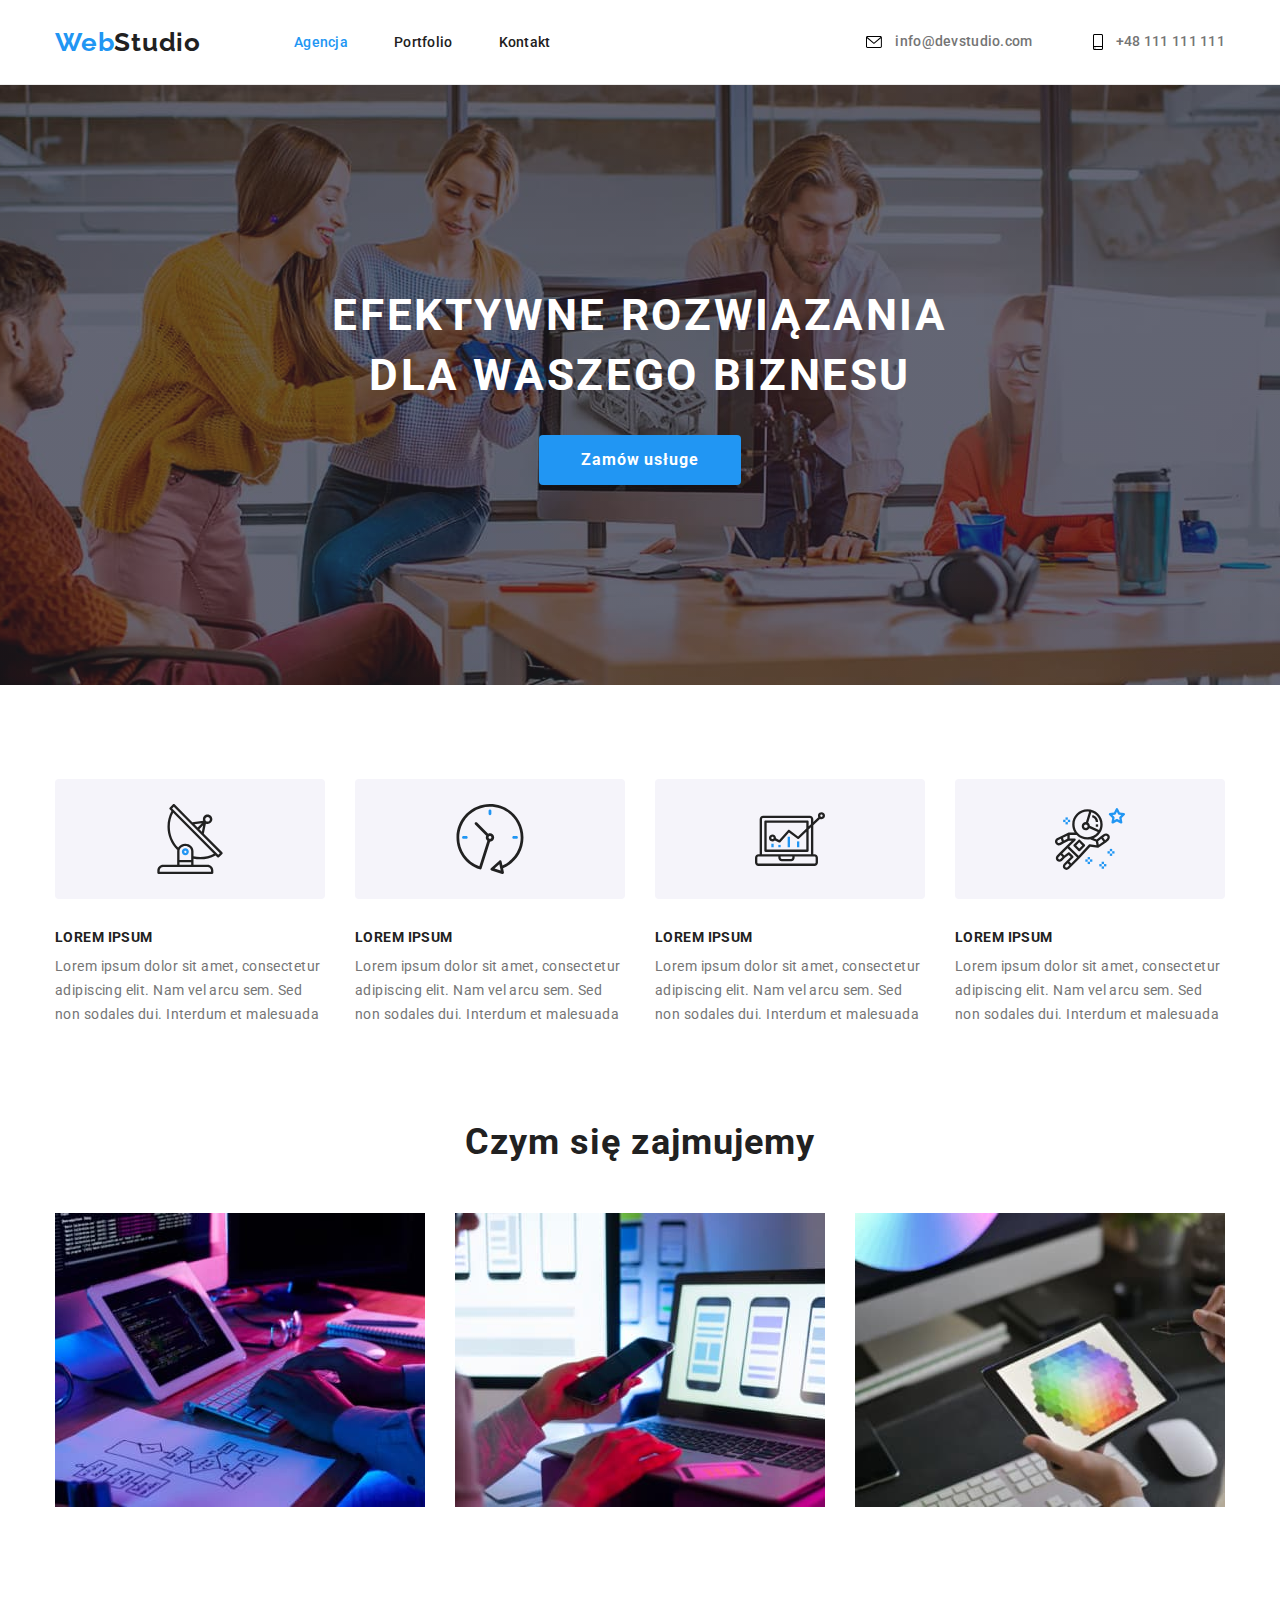
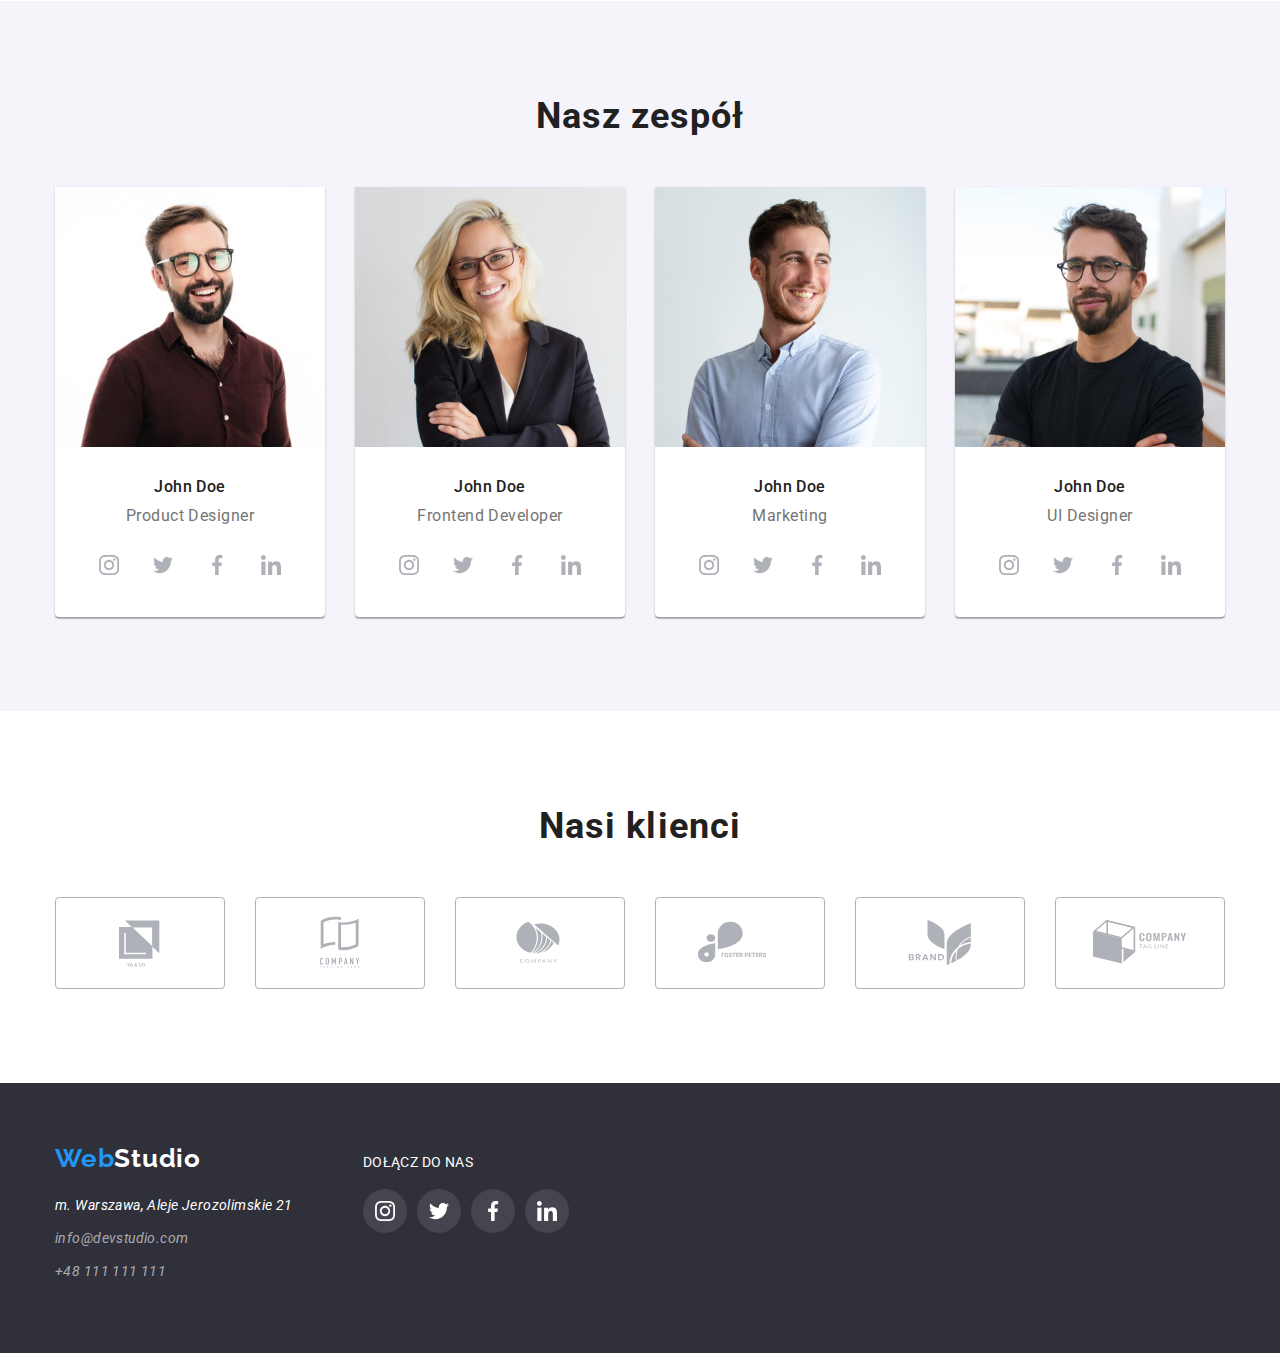
<file: index.html>
<!DOCTYPE html>
<html lang="pl">
  <head>
    <meta charset="UTF-8" />
    <meta http-equiv="X-UA-Compatible" content="IE=edge" />
    <meta name="viewport" content="width=device-width, initial-scale=1.0" />
    <link
      rel="stylesheet"
      href="https://cdnjs.cloudflare.com/ajax/libs/modern-normalize/1.0.0/modern-normalize.min.css"
    />
    <link rel="preconnect" href="https://fonts.googleapis.com" />
    <link rel="preconnect" href="https://fonts.gstatic.com" crossorigin />
    <link
      href="https://fonts.googleapis.com/css2?family=Raleway:wght@700&family=Roboto:wght@400;500;700;900&display=swap"
      rel="stylesheet"
    />

    <link rel="stylesheet" href="./css/styles.css" />
    <title>WebStudio</title>
  </head>

  <body>
    <!-- Header -->
    <!-- hw5 -->

    <header class="header">
      <div class="container">
        <a class="logo-link link" href="./index.html"><span>Web</span>Studio</a>

        <nav class="navi">
          <ul class="navi-list list">
            <li class="navi-list-item">
              <a class="navi-list link link-active" href="./index.html"
                >Agencja</a
              >
            </li>

            <li class="navi-list-item">
              <a class="navi-list link" href="./portfolio.html">Portfolio</a>
            </li>

            <li class="navi-list-item">
              <a class="navi-list link" href="">Kontakt</a>
            </li>
          </ul>
        </nav>

        <ul class="contact-link-list list">
          <li>
            <a class="contact-link-header link" href="mailto:info@devstudio.com"
              ><svg class="contact-icon" width="16px" height="12px">
                <use href="./images/svg/icon.svg#icon-email"></use>
              </svg>
              info@devstudio.com
            </a>
          </li>

          <li class="link">
            <a
              class="contact-link-header link contact-phone-header"
              href="tel:+48111111111"
              ><svg class="contact-icon" width="10px" height="16px">
                <use href="./images/svg/icon.svg#icon-tel"></use>
              </svg>
              +48 111 111 111
            </a>
          </li>
        </ul>
      </div>
    </header>

    <main>
      <!--hero-->

      <section class="hero section">
        <div class="container">
          <h1 class="hero-h1">
            EFEKTYWNE ROZWIĄZANIA <br />
            DLA WASZEGO BIZNESU
          </h1>
          <button class="modal-btn" type="button">Zamów usługe</button>
        </div>
      </section>

      <!-- advantages -->

      <section class="advantages section">
        <div class="container">
          <ul class="advant-list list">
            <li class="advant-list-item">
              <a class="advant-list-item-icon-bkgr">
                <svg class="icon-antenna icon" width="70" height="70">
                  <use href="./images/svg/icon.svg#icon-antenna"></use>
                </svg>
              </a>
              <h3 class="h3">LOREM IPSUM</h3>
              <p class="advant-text">
                Lorem ipsum dolor sit amet, consectetur adipiscing elit. Nam vel
                arcu sem. Sed non sodales dui. Interdum et malesuada
              </p>
            </li>
            <li class="advant-list-item">
              <a class="advant-list-item-icon-bkgr">
                <svg class="icon-clock icon" width="70" height="70">
                  <use href="./images/svg/icon.svg#icon-clock"></use>
                </svg>
              </a>
              <h3 class="h3">LOREM IPSUM</h3>
              <p class="advant-text">
                Lorem ipsum dolor sit amet, consectetur adipiscing elit. Nam vel
                arcu sem. Sed non sodales dui. Interdum et malesuada
              </p>
            </li>
            <li class="advant-list-item">
              <a class="advant-list-item-icon-bkgr">
                <svg class="icon-diagram icon" width="70" height="70">
                  <use href="./images/svg/icon.svg#icon-diagram"></use>
                </svg>
              </a>
              <h3 class="h3">LOREM IPSUM</h3>
              <p class="advant-text">
                Lorem ipsum dolor sit amet, consectetur adipiscing elit. Nam vel
                arcu sem. Sed non sodales dui. Interdum et malesuada
              </p>
            </li>
            <li class="advant-list-item">
              <a class="advant-list-item-icon-bkgr">
                <svg class="icon-astronaut icon" width="70" height="70">
                  <use href="./images/svg/icon.svg#icon-astronaut"></use>
                </svg>
              </a>
              <h3 class="h3">LOREM IPSUM</h3>
              <p class="advant-text">
                Lorem ipsum dolor sit amet, consectetur adipiscing elit. Nam vel
                arcu sem. Sed non sodales dui. Interdum et malesuada
              </p>
            </li>
          </ul>
        </div>
      </section>

      <!--About-->

      <section class="about section">
        <div class="container">
          <h2 class="header-h2">Czym się zajmujemy</h2>

          <ul class="about-list list">
            <li class="about-item">
              <img
                class="about-img"
                src="./images/box/box1.jpg"
                alt="computer"
                width="370"
                height="294"
              />
            </li>
            <li class="about-item">
              <img
                class="about-img"
                src="./images/box/box2.jpg"
                alt="smartphone"
                width="370"
                height="294"
              />
            </li>
            <li class="about-item">
              <img
                class="about-img"
                src="./images/box/box3.jpg"
                alt="tablet"
                width="370"
                height="294"
              />
            </li>
          </ul>
        </div>
      </section>

      <!--Team-->

      <section class="team section">
        <div class="container">
          <h2 class="header-h2">Nasz zespół</h2>
          <ul class="team-list list">
            <li>
              <figure class="team-card">
                <img
                  src="./images/team/img1.jpg"
                  alt="man with beard"
                  width="270"
                  height="260"
                />
                <figcaption class="team-dscr">
                  <p class="name">John Doe</p>
                  <p class="job-title">Product Designer</p>

                  <ul class="social-list list">
                    <li class="social-list-item">
                      <a href="" class="social-list-icon">
                        <svg class="social-icon" width="20" height="20">
                          <use
                            href="./images/svg/icon.svg#icon-instagram"
                          ></use>
                        </svg>
                      </a>
                    </li>
                    <li class="social-list-item">
                      <a href="" class="social-list-icon">
                        <svg class="social-icon" width="20" height="20">
                          <use href="./images/svg/icon.svg#icon-twitter"></use>
                        </svg>
                      </a>
                    </li>
                    <li class="social-list-item">
                      <a href="" class="social-list-icon">
                        <svg class="social-icon" width="20" height="20">
                          <use href="./images/svg/icon.svg#icon-facebook"></use>
                        </svg>
                      </a>
                    </li>
                    <li class="social-list-item">
                      <a href="" class="social-list-icon">
                        <svg class="social-icon" width="20" height="20">
                          <use href="./images/svg/icon.svg#icon-linkedin"></use>
                        </svg>
                      </a>
                    </li>
                  </ul>
                </figcaption>
              </figure>
            </li>
            <li>
              <figure class="team-card">
                <img
                  src="./images/team/img2.jpg"
                  alt="woman"
                  width="270"
                  height="260"
                />
                <figcaption class="team-dscr">
                  <p class="name">John Doe</p>
                  <p class="job-title">Frontend Developer</p>
                  <ul class="social-list list">
                    <li class="social-list-item">
                      <a href="" class="social-list-icon">
                        <svg class="social-icon" width="20" height="20">
                          <use
                            href="./images/svg/icon.svg#icon-instagram"
                          ></use>
                        </svg>
                      </a>
                    </li>
                    <li class="social-list-item">
                      <a href="" class="social-list-icon">
                        <svg class="social-icon" width="20" height="20">
                          <use href="./images/svg/icon.svg#icon-twitter"></use>
                        </svg>
                      </a>
                    </li>
                    <li class="social-list-item">
                      <a href="" class="social-list-icon">
                        <svg class="social-icon" width="20" height="20">
                          <use href="./images/svg/icon.svg#icon-facebook"></use>
                        </svg>
                      </a>
                    </li>
                    <li class="social-list-item">
                      <a href="" class="social-list-icon">
                        <svg class="social-icon" width="20" height="20">
                          <use href="./images/svg/icon.svg#icon-linkedin"></use>
                        </svg>
                      </a>
                    </li>
                  </ul>
                </figcaption>
              </figure>
            </li>
            <li>
              <figure class="team-card">
                <img
                  src="./images/team/img3.jpg"
                  alt="man laughing"
                  width="270"
                  height="260"
                />
                <figcaption class="team-dscr">
                  <p class="name">John Doe</p>
                  <p class="job-title">Marketing</p>
                  <ul class="social-list list">
                    <li class="social-list-item">
                      <a href="" class="social-list-icon">
                        <svg class="social-icon" width="20" height="20">
                          <use
                            href="./images/svg/icon.svg#icon-instagram"
                          ></use>
                        </svg>
                      </a>
                    </li>
                    <li class="social-list-item">
                      <a href="" class="social-list-icon">
                        <svg class="social-icon" width="20" height="20">
                          <use href="./images/svg/icon.svg#icon-twitter"></use>
                        </svg>
                      </a>
                    </li>
                    <li class="social-list-item">
                      <a href="" class="social-list-icon">
                        <svg class="social-icon" width="20" height="20">
                          <use href="./images/svg/icon.svg#icon-facebook"></use>
                        </svg>
                      </a>
                    </li>
                    <li class="social-list-item">
                      <a href="" class="social-list-icon">
                        <svg class="social-icon" width="20" height="20">
                          <use href="./images/svg/icon.svg#icon-linkedin"></use>
                        </svg>
                      </a>
                    </li>
                  </ul>
                </figcaption>
              </figure>
            </li>
            <li>
              <figure class="team-card">
                <img
                  src="./images/team/img4.jpg"
                  alt="man with glasses"
                  width="270"
                  height="260"
                />
                <figcaption class="team-dscr">
                  <p class="name">John Doe</p>
                  <p class="job-title">UI Designer</p>
                  <ul class="social-list list">
                    <li class="social-list-item">
                      <a href="" class="social-list-icon">
                        <svg class="social-icon" width="20" height="20">
                          <use
                            href="./images/svg/icon.svg#icon-instagram"
                          ></use>
                        </svg>
                      </a>
                    </li>
                    <li class="social-list-item">
                      <a href="" class="social-list-icon">
                        <svg class="social-icon" width="20" height="20">
                          <use href="./images/svg/icon.svg#icon-twitter"></use>
                        </svg>
                      </a>
                    </li>
                    <li class="social-list-item">
                      <a href="" class="social-list-icon">
                        <svg class="social-icon" width="20" height="20">
                          <use href="./images/svg/icon.svg#icon-facebook"></use>
                        </svg>
                      </a>
                    </li>
                    <li class="social-list-item">
                      <a href="" class="social-list-icon">
                        <svg class="social-icon" width="20" height="20">
                          <use href="./images/svg/icon.svg#icon-linkedin"></use>
                        </svg>
                      </a>
                    </li>
                  </ul>
                </figcaption>
              </figure>
            </li>
          </ul>
        </div>
      </section>
      <section class="customers section">
        <div class="container">
          <h2 class="header-h2">Nasi klienci</h2>
          <ul class="customers-list list">
            <li class="customers-list-item">
              <a href="" class="customers-list-icon">
                <svg class="customers-icon" width="106" height="60">
                  <use href="./images/svg/icon.svg#icon-logo1"></use>
                </svg>
              </a>
            </li>
            <li class="customers-list-item">
              <a href="" class="customers-list-icon">
                <svg class="customers-icon" width="106" height="60">
                  <use href="./images/svg/icon.svg#icon-logo2"></use>
                </svg>
              </a>
            </li>
            <li class="customers-list-item">
              <a href="" class="customers-list-icon">
                <svg class="customers-icon" width="106" height="60">
                  <use href="./images/svg/icon.svg#icon-logo3"></use>
                </svg>
              </a>
            </li>
            <li class="customers-list-item">
              <a href="" class="customers-list-icon">
                <svg class="customers-icon" width="106" height="60">
                  <use href="./images/svg/icon.svg#icon-logo4"></use>
                </svg>
              </a>
            </li>
            <li class="customers-list-item">
              <a href="" class="customers-list-icon">
                <svg class="customers-icon" width="106" height="60">
                  <use href="./images/svg/icon.svg#icon-logo5"></use>
                </svg>
              </a>
            </li>
            <li class="customers-list-item">
              <a href="" class="customers-list-icon">
                <svg class="customers-icon" width="106" height="60">
                  <use href="./images/svg/icon.svg#icon-logo6"></use>
                </svg>
              </a>
            </li>
          </ul>
        </div>
      </section>
    </main>

    <!--Footer-->

    <footer class="footer">
      <div class="container">
        <div class="footer-left-side">
          <!-- Logo -->

          <a class="logo-link-dark-theme link" href="./index.html"
            ><span>Web</span>Studio</a
          >

          <!-- Adress -->

          <address class="address">
            <ul class="address-list list">
              <li class="address-item address-street">
                m. Warszawa, Aleje Jerozolimskie 21
              </li>
              <li class="address-item">
                <a
                  class="contact-link-footer link"
                  href="mailto:info@devstudio.com"
                  >info@devstudio.com</a
                >
              </li>
              <li class="address-item">
                <a class="contact-link-footer link" href="tel:+48111111111"
                  >+48 111 111 111</a
                >
              </li>
            </ul>
          </address>
        </div>
        <div class="footer-right-side">
          <!-- Social links -->
          <span class="h3">DOŁĄCZ DO NAS</span>
          <ul class="social-list list">
            <li class="social-list-item">
              <a href="" class="social-list-icon">
                <svg class="social-icon" width="20" height="20">
                  <use href="./images/svg/icon.svg#icon-instagram"></use>
                </svg>
              </a>
            </li>
            <li class="social-list-item">
              <a href="" class="social-list-icon">
                <svg class="social-icon" width="20" height="20">
                  <use href="./images/svg/icon.svg#icon-twitter"></use>
                </svg>
              </a>
            </li>
            <li class="social-list-item">
              <a href="" class="social-list-icon">
                <svg class="social-icon" width="20" height="20">
                  <use href="./images/svg/icon.svg#icon-facebook"></use>
                </svg>
              </a>
            </li>
            <li class="social-list-item">
              <a href="" class="social-list-icon">
                <svg class="social-icon" width="20" height="20">
                  <use href="./images/svg/icon.svg#icon-linkedin"></use>
                </svg>
              </a>
            </li>
          </ul>
        </div>
      </div>
    </footer>
  </body>
</html>
</file>
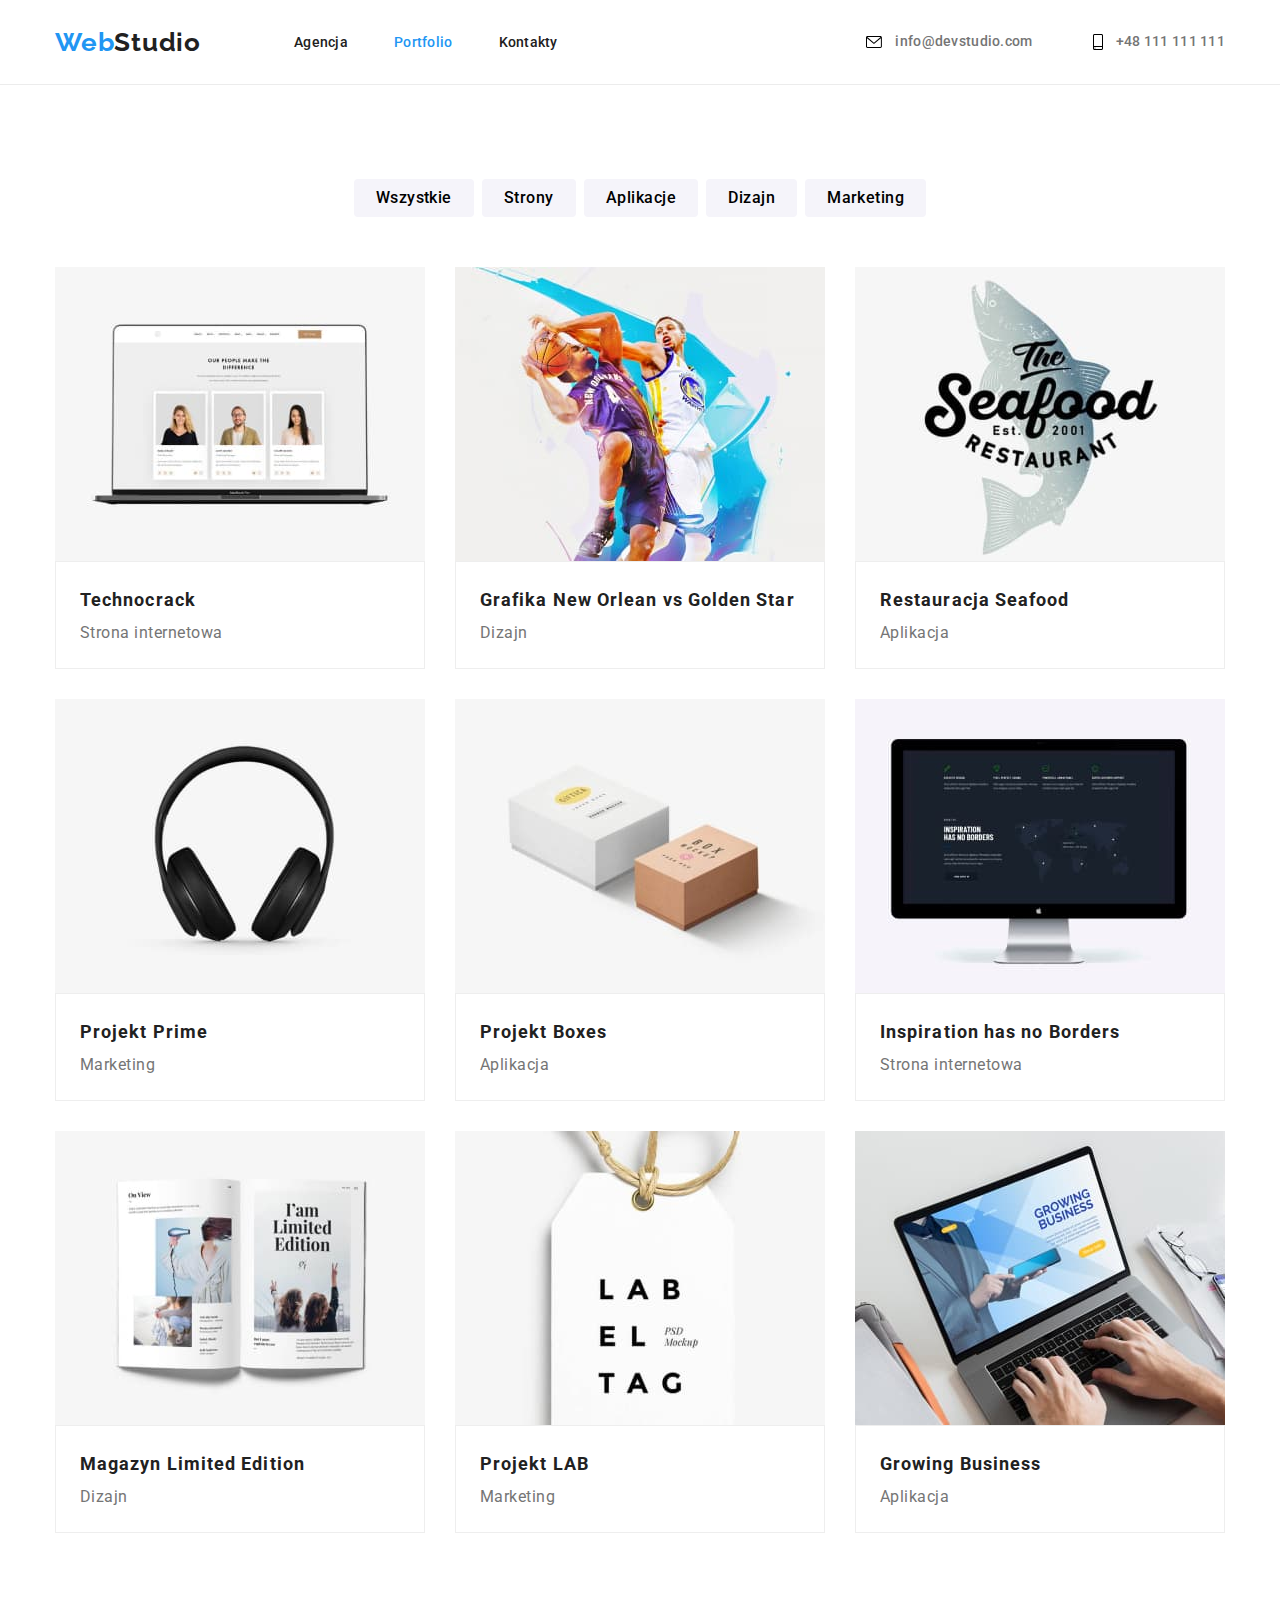
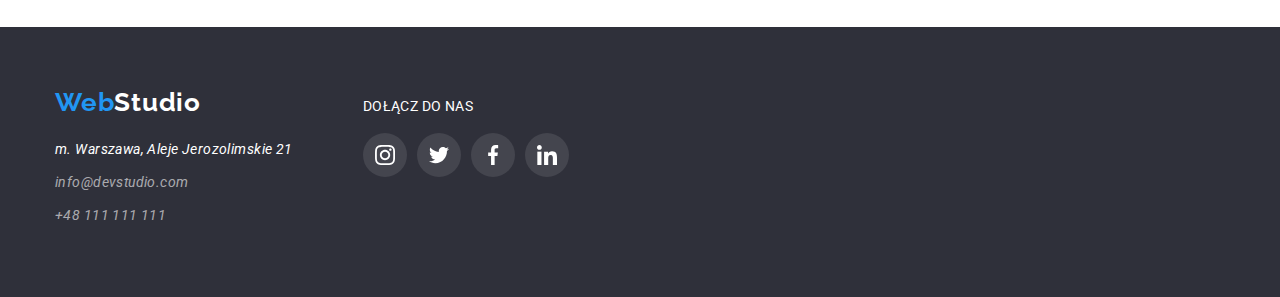
<file: portfolio.html>
<!DOCTYPE html>
<html lang="en">
  <head>
    <meta charset="UTF-8" />
    <meta http-equiv="X-UA-Compatible" content="IE=edge" />
    <meta name="viewport" content="width=device-width, initial-scale=1.0" />
    <link
      rel="stylesheet"
      href="https://cdnjs.cloudflare.com/ajax/libs/modern-normalize/1.0.0/modern-normalize.min.css"
    />
    <link rel="preconnect" href="https://fonts.googleapis.com" />
    <link rel="preconnect" href="https://fonts.gstatic.com" crossorigin />
    <link
      href="https://fonts.googleapis.com/css2?family=Raleway:wght@700&family=Roboto:wght@400;500;700;900&display=swap"
      rel="stylesheet"
    />

    <link rel="stylesheet" href="./css/styles.css" />
    <title>Portfolio</title>
  </head>

  <body>
    <header class="header">
      <div class="container">
        <a class="logo-link link" href="./index.html"><span>Web</span>Studio</a>

        <nav class="navi">
          <ul class="navi-list list">
            <li class="navi-list-item">
              <a class="navi-list link" href="./index.html">Agencja</a>
            </li>

            <li class="navi-list-item">
              <a class="navi-list link link-active" href="./portfolio.html"
                >Portfolio</a
              >
            </li>

            <li class="navi-list-item">
              <a class="navi-list link" href="">Kontakty</a>
            </li>
          </ul>
        </nav>

        <ul class="contact-link-list list">
          <li>
            <a class="contact-link-header link" href="mailto:info@devstudio.com"
              ><svg class="contact-icon" width="16px" height="12px">
                <use href="./images/svg/icon.svg#icon-email"></use>
              </svg>
              info@devstudio.com
            </a>
          </li>

          <li class="link">
            <a
              class="contact-link-header link contact-phone-header"
              href="tel:+48111111111"
              ><svg class="contact-icon" width="10px" height="16px">
                <use href="./images/svg/icon.svg#icon-tel"></use>
              </svg>
              +48 111 111 111
            </a>
          </li>
        </ul>
      </div>
    </header>
    <main>
      <!-- PORTFOLIO -->
      <section class="portfolio section">
        <div class="container">
          <ul class="button-filter-list list">
            <li>
              <button class="modal-btn-filter button-activ" type="button">
                Wszystkie
              </button>
            </li>
            <li>
              <button class="modal-btn-filter" type="button">Strony</button>
            </li>
            <li>
              <button class="modal-btn-filter" type="button">Aplikacje</button>
            </li>
            <li>
              <button class="modal-btn-filter" type="button">Dizajn</button>
            </li>
            <li>
              <button class="modal-btn-filter" type="button">Marketing</button>
            </li>
          </ul>
          <ul class="portfolio-list list">
            <li class="portfolio-list-item">
              <figure class="project-card">
                <img
                  src="./images/portfolio/img1.jpg"
                  alt="notebook"
                  width="370"
                  height="294"
                />
                <figcaption class="projekt-desc">
                  <h4 class="project-name">Technocrack</h4>
                  <p class="project-type">Strona internetowa</p>
                </figcaption>
              </figure>
            </li>
            <li class="portfolio-list-item">
              <figure class="project-card">
                <img
                  src="./images/portfolio/img2.jpg"
                  alt="basketball poster"
                  width="370"
                  height="294"
                />
                <figcaption class="projekt-desc">
                  <h4 class="project-name">
                    Grafika New Orlean vs Golden Star
                  </h4>
                  <p class="project-type">Dizajn</p>
                </figcaption>
              </figure>
            </li>
            <li class="portfolio-list-item">
              <figure class="project-card">
                <img
                  src="./images/portfolio/img3.jpg"
                  alt="earphones"
                  width="370"
                  height="294"
                />

                <figcaption class="projekt-desc">
                  <h4 class="project-name">Restauracja Seafood</h4>
                  <p class="project-type">Aplikacja</p>
                </figcaption>
              </figure>
            </li>
            <li class="portfolio-list-item">
              <figure class="project-card">
                <img
                  src="./images/portfolio/img4.jpg"
                  alt="earphones"
                  width="370"
                  height="294"
                />
                <figcaption class="projekt-desc">
                  <h4 class="project-name">Projekt Prime</h4>
                  <p class="project-type">Marketing</p>
                </figcaption>
              </figure>
            </li>
            <li class="portfolio-list-item">
              <figure class="project-card">
                <img
                  src="./images/portfolio/img5.jpg"
                  alt="two boxes"
                  width="370"
                  height="294"
                />
                <figcaption class="projekt-desc">
                  <h4 class="project-name">Projekt Boxes</h4>
                  <p class="project-type">Aplikacja</p>
                </figcaption>
              </figure>
            </li>
            <li class="portfolio-list-item">
              <figure class="project-card">
                <img
                  src="./images/portfolio/img6.jpg"
                  alt="monitor apple"
                  width="370"
                  height="294"
                />
                <figcaption class="projekt-desc">
                  <h4 class="project-name">Inspiration has no Borders</h4>
                  <p class="project-type">Strona internetowa</p>
                </figcaption>
              </figure>
            </li>
            <li class="portfolio-list-item">
              <figure class="project-card">
                <img
                  src="./images/portfolio/img7.jpg"
                  alt="magazine newspaper"
                  width="370"
                  height="294"
                />
                <figcaption class="projekt-desc">
                  <h4 class="project-name">Magazyn Limited Edition</h4>
                  <p class="project-type">Dizajn</p>
                </figcaption>
              </figure>
            </li>
            <li class="portfolio-list-item">
              <figure class="project-card">
                <img
                  src="./images/portfolio/img8.jpg"
                  alt="label"
                  width="370"
                  height="294"
                />
                <figcaption class="projekt-desc">
                  <h4 class="project-name">Projekt LAB</h4>
                  <p class="project-type">Marketing</p>
                </figcaption>
              </figure>
            </li>
            <li class="portfolio-list-item">
              <figure class="project-card">
                <img
                  src="./images/portfolio/img9.jpg"
                  alt="man typing on notebook"
                  width="370"
                  height="294"
                />
                <figcaption class="projekt-desc">
                  <h4 class="project-name">Growing Business</h4>
                  <p class="project-type">Aplikacja</p>
                </figcaption>
              </figure>
            </li>
          </ul>
        </div>
      </section>
    </main>

    <!-- END PORTFOLIO -->

    <!--Footer-->

    <footer class="footer">
      <div class="container">
        <div class="footer-left-side">
          <!-- Logo -->

          <a class="logo-link-dark-theme link" href="./index.html"
            ><span>Web</span>Studio</a
          >

          <!-- Adress -->

          <address class="address">
            <ul class="address-list list">
              <li class="address-item address-street">
                m. Warszawa, Aleje Jerozolimskie 21
              </li>
              <li class="address-item">
                <a
                  class="contact-link-footer link"
                  href="mailto:info@devstudio.com"
                  >info@devstudio.com</a
                >
              </li>
              <li class="address-item">
                <a class="contact-link-footer link" href="tel:+48111111111"
                  >+48 111 111 111</a
                >
              </li>
            </ul>
          </address>
        </div>
        <div class="footer-right-side">
          <!-- Social links -->
          <span class="h3">DOŁĄCZ DO NAS</span>
          <ul class="social-list list">
            <li class="social-list-item">
              <a href="" class="social-list-icon">
                <svg class="social-icon" width="20" height="20">
                  <use href="./images/svg/icon.svg#icon-instagram"></use>
                </svg>
              </a>
            </li>
            <li class="social-list-item">
              <a href="" class="social-list-icon">
                <svg class="social-icon" width="20" height="20">
                  <use href="./images/svg/icon.svg#icon-twitter"></use>
                </svg>
              </a>
            </li>
            <li class="social-list-item">
              <a href="" class="social-list-icon">
                <svg class="social-icon" width="20" height="20">
                  <use href="./images/svg/icon.svg#icon-facebook"></use>
                </svg>
              </a>
            </li>
            <li class="social-list-item">
              <a href="" class="social-list-icon">
                <svg class="social-icon" width="20" height="20">
                  <use href="./images/svg/icon.svg#icon-linkedin"></use>
                </svg>
              </a>
            </li>
          </ul>
        </div>
      </div>
    </footer>
  </body>
</html>
</file>
<file: css/styles.css>
:root {
  --main-font: "Roboto", sans-serif;
  --secondary-font: "Raleway", sans-serif;
  --main-color: #2196f3;
  --font-main-color: #212121;
  --font-secondary-color: #757575;
  --font-dark-theme: #ffffff;
  --background-color-main: #2f303a;
  --background-color-sec: #f5f4fa;
  --icon-color: #afb1b8;
}

body {
  font-family: var(--main-font);
  color: var(--font-main-color);
}

h1,
h2,
h3,
h4,
h5,
h6 {
  padding: 0;
  margin: 0;
}

ul,
ol {
  margin: 0;
  padding: 0;
}

p {
  margin: 0;
  padding: 0;
}

img {
  display: block;
}

.list {
  list-style: none;
}
.link {
  text-decoration: none;
}

.container {
  max-width: 1200px;
  align-items: center;
  padding: 0 15px;
  margin: 0 auto;
}

.section {
  padding-top: 94px;
}
.section:not(.advantages) {
  padding-bottom: 94px;
}
/*----Components----*/
.h3 {
  font-size: 14px;
  line-height: 1.143;
  letter-spacing: 0.03em;
  text-transform: uppercase;
}

.logo-link,
.logo-link-dark-theme {
  font-family: var(--secondary-font);
  font-weight: 700;
  font-size: 26px;
  line-height: 1.192;
  letter-spacing: 0.03em;
}
.logo-link {
  color: var(--font-main-color);
}
.logo-link span {
  color: var(--main-color);
}
.logo-link-dark-theme {
  color: var(--font-dark-theme);
}
.logo-link-dark-theme span {
  color: var(--main-color);
}
.logo-link:focus,
.logo-link:hover,
.logo-link-dark-theme:hover,
.logo-link-dark-theme:focus {
  color: var(--main-color);
}

.header-h2 {
  font-size: 36px;
  line-height: 1.167;
  letter-spacing: 0.03em;
  text-align: center;
  margin-bottom: 50px;
}

/*----Header Menu----*/
.header .container {
  display: flex;
  padding-top: 24px;
  padding-bottom: 24px;
}
.header {
  border-bottom: 1px solid #ececec;
}

.logo-link {
  display: flex;
  margin-right: 93px;
}

.header-h2.link-active {
  color: var(--main-color);
}
.navi .navi-list {
  display: flex;
}

.navi-list-item:not(:last-child) {
  margin-right: 46px;
}

.navi-list {
  font-weight: 500;
  font-size: 14px;
  line-height: 1.143;
  letter-spacing: 0.02em;
  color: var(--font-main-color);
}
.navi-list .link-active {
  color: var(--main-color);
}
.navi-list:hover,
.navi-list:focus {
  color: var(--main-color);
}

.contact-link-list {
  display: flex;
  align-items: center;
  margin-left: auto;
}
.contact-link-header {
  font-weight: 500;
  font-size: 14px;
  line-height: 1.143;
  letter-spacing: 0.02em;
  color: var(--font-secondary-color);
}

.contact-phone-header {
  margin-left: 50px;
}

.contact-icon {
  margin: 10px;
  vertical-align: middle;
}

.contact-link-header:hover,
.contact-link-header:focus {
  color: var(--main-color);
  fill: var(--main-color);
}

/*----Hero----*/
.hero {
  background: var(--background-color-main);
  background-image: linear-gradient(
      rgba(47, 48, 58, 0.4),
      rgba(47, 48, 58, 0.4)
    ),
    url(../images/background/background_hero.jpg);
  background-position: center;
  background-size: cover;
  background-repeat: no-repeat;
}

.hero .container {
  display: flex;
  flex-direction: column;
  padding-top: 106px;
  padding-bottom: 106px;
}

.hero-h1 {
  font-size: 44px;
  line-height: 1.364;
  letter-spacing: 0.06em;
  text-transform: uppercase;
  text-align: center;
  color: var(--font-dark-theme);
  padding-bottom: 30px;
}

.modal-btn {
  font-weight: 700;
  font-size: 16px;
  line-height: 1.875;
  letter-spacing: 0.06em;
  cursor: pointer;
  color: var(--font-dark-theme);
  background: var(--main-color);
  padding: 10px 42px;
  box-shadow: 0px 4px 4px rgba(0, 0, 0, 0.15);
  border-radius: 4px;
  border: none;
}

/*----Advantages----*/

.advant-list {
  display: flex;
  justify-content: space-between;
}
.advant-list-item:not(:last-child) {
  margin-right: 30px;
}

.advant-list-item-icon-bkgr {
  display: flex;
  align-items: center;
  justify-content: center;
  background-color: #f5f4fa;
  max-width: 270px;
  height: 120px;
  border-radius: 4px;
  margin-bottom: 30px;
}

.advant-text {
  font-size: 14px;
  line-height: 1.714;
  letter-spacing: 0.03em;
  color: var(--font-secondary-color);
  margin-top: 10px;
}

/* ----About---- */
.about-list {
  display: flex;
}

.about-item:not(:last-child) {
  margin-right: 30px;
}

/* ----Team---- */

.team {
  background: var(--background-color-sec);
}

.team-list {
  display: flex;
  justify-content: space-between;
}

.team-dscr {
  font-size: 16px;
  line-height: 1.187;
  letter-spacing: 0.03em;
  text-align: center; /*---FIGCAPTION---*/
  color: var(--font-secondary-color);
  padding: 30px 0;
}
.name {
  font-weight: 500;
  color: var(--font-main-color);
  margin-bottom: 10px;
}

.team-card {
  margin: 0;
  background: #ffffff;
  box-shadow: 0px 1px 3px rgba(0, 0, 0, 0.12), 0px 1px 1px rgba(0, 0, 0, 0.14),
    0px 2px 1px rgba(0, 0, 0, 0.2);
  border-radius: 0px 0px 4px 4px;
}

.social-list {
  display: flex;
  justify-content: center;
  margin-top: 18px;
}
.social-list-item:not(:last-child) {
  margin-right: 10px;
}

.social-list-icon {
  display: flex;
  align-items: center;
  justify-content: center;
  fill: var(--icon-color);
  width: 44px;
  height: 44px;
  border-radius: 50%;
}

.social-list-icon:hover,
.social-list-icon:focus {
  background-color: var(--main-color);
  fill: #ffffff;
}

/* Our customers */

.customers-list {
  display: flex;
  justify-content: center;
  margin-top: 18px;
}
.customers-list-item:not(:last-child) {
  margin-right: 30px;
}

.customers-list-icon {
  display: flex;
  align-items: center;
  justify-content: center;
  fill: var(--icon-color);
  width: 170px;
  height: 92px;
  border: 1px solid #afb1b8;

  border-radius: 4px;
}

.customers-list-icon:hover,
.customers-list-icon:focus {
  border-color: var(--main-color);
  fill: var(--main-color);
}

/* ----Footer---- */
.footer {
  background: var(--background-color-main);
  padding: 60px 0;
}
.address-item {
  margin-bottom: 9px;
}
.address {
  margin-top: 20px;
}
.address-street {
  font-size: 14px;
  line-height: 1.714;
  letter-spacing: 0.03em;
  color: var(--font-dark-theme);
}

.contact-link-footer {
  font-size: 14px;
  line-height: 1.714;
  letter-spacing: 0.03em;
  color: rgba(255, 255, 255, 0.6);
}
.contact-link-footer:hover,
.contact-link-footer:focus {
  color: var(--main-color);
}
/* Footer social links */
.footer .container {
  display: flex;
  align-items: baseline;
}
.footer-left-side {
  margin-right: 70px;
}
.footer .h3 {
  color: var(--font-dark-theme);
}
.footer .social-list-icon {
  fill: #ffffff;
  background: rgba(255, 255, 255, 0.1);
}
.footer .social-list-icon:hover,
.footer .social-list-icon:focus {
  background-color: var(--main-color);
}
/* ----PORTFOLIO---- */

.button-filter-list {
  display: flex;
  justify-content: center;
  margin-left: -8px;
  margin-bottom: 50px;
}

.modal-btn-filter {
  display: block;
  border: none;

  font-weight: 500;
  font-size: 16px;
  line-height: 1.625;
  letter-spacing: 0.03em;
  cursor: pointer;
  border-radius: 4px;
  background: var(--background-color-sec);
  margin-left: 8px;
  padding: 6px 22px;
}
.modal-btn-filter:hover,
.modal-btn-filter:focus,
.modal-btn-filter:active {
  color: #ffffff;
  background: var(--main-color);
  outline: none;
  box-shadow: 0px 3px 1px rgba(117, 78, 78, 0.1),
    0px 1px 2px rgba(0, 0, 0, 0.08), 0px 2px 2px rgba(0, 0, 0, 0.12);
}

/* project card */

.project-card {
  margin: 0;
}
.project-card:hover,
.project-card:focus {
  box-shadow: 0px 1px 1px rgba(0, 0, 0, 0.12), 0px 4px 4px rgba(0, 0, 0, 0.06),
    1px 4px 6px rgba(0, 0, 0, 0.16);
}

.portfolio-list {
  display: flex;
  flex-wrap: wrap;
  gap: 30px;
}

.project-name {
  font-size: 18px;
  line-height: 2;
  letter-spacing: 0.06em;
}

.project-type {
  font-size: 16px;
  line-height: 1.875;
  letter-spacing: 0.03em;
  color: var(--font-secondary-color);
}
.projekt-desc {
  background: #ffffff;
  border: 1px solid #eeeeee;
  padding: 20px 24px;
}
</file>
